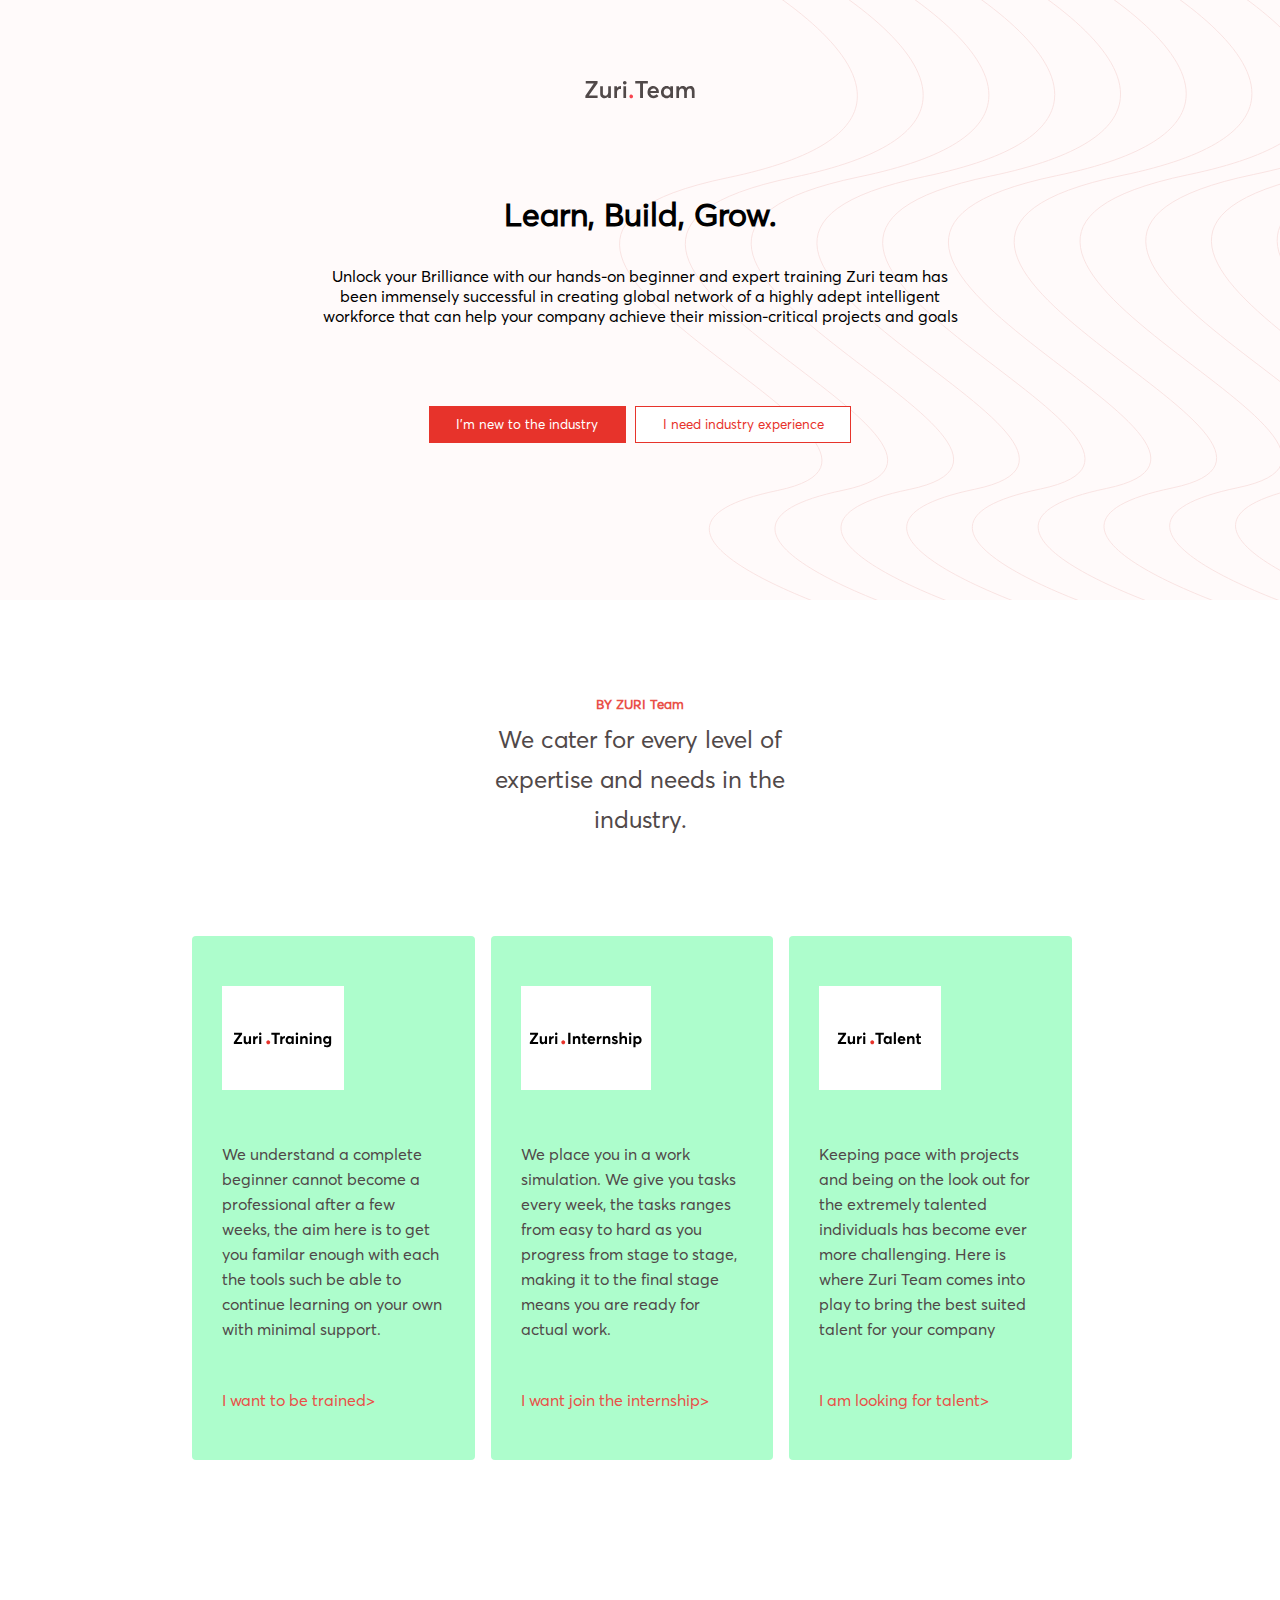
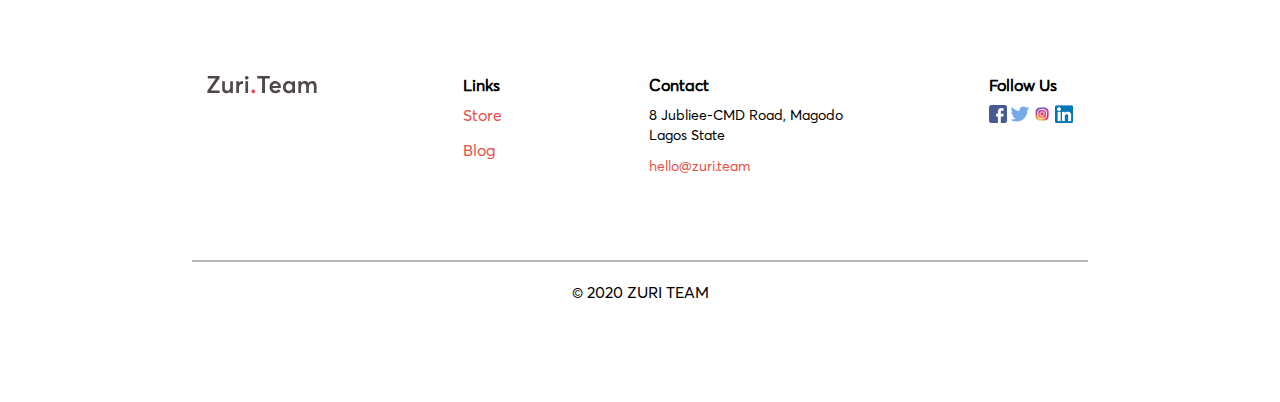
<file: index.html>
<!DOCTYPE html>
<html lang="en">
  <head>
    <meta charset="UTF-8" />
    <meta http-equiv="X-UA-Compatible" content="IE=edge" />
    <meta name="viewport" content="width=device-width, initial-scale=1.0" />
    <title>ZURI</title>
    <link rel="stylesheet" href="style.css"/>
  </head>
  <body>
    <section class="hero-container">
      <div class="zuri-logo">
        <img src="images/zuri team logo.svg" alt=""/>
      </div>
      <div class="hero-content">
        <h2>Learn, Build, Grow.</h2>
        <p>
          Unlock your Brilliance with our hands-on beginner and expert training
          Zuri team has been immensely successful in creating global network of
          a highly adept intelligent workforce that can help your company
          achieve their mission-critical projects and goals
        </p>
        <div class="heroBtn-container">
          <a href="new.html">
            <button class="hero-btn">I'm new to the industry</button>
          </a>
          <a href="experience.html">
            <button class="hero-btn2">I need industry experience</button>
          </a>
        </div>
      </div>
    </section>

    <section class="secondHero-container">
        
      <div class="secondHero-div1">
        <h5>BY ZURI Team</h5>
        <p>We cater for every level of expertise and needs in the industry.</p>
      </div>

      <div class="secondHero-div2">

        <div class="subdiv">
            
            <!-- <img src="images/left position img.png" alt="" class="left-img" /> -->
          <img src="images/zuri-training-img.svg" alt="" />
          <p>
            We understand a complete beginner cannot become a professional after
            a few weeks, the aim here is to get you familar enough with each the
            tools such be able to continue learning on your own with minimal
            support.
          </p>
          <a href="#"> I want to be trained></a>
          
        
        </div>

        <!-- <img src="images/left position img.png" alt="" class="left-img" /> -->

        <div class="subdiv">
            
          <img src="images/zuri-internship-img.svg" alt="" />
          <p>
            We place you in a work simulation. We give you tasks every week, the
            tasks ranges from easy to hard as you progress from stage to stage,
            making it to the final stage means you are ready for actual work.
          </p>
          <a href="#"> I want join the internship></a>
        
        </div>

        <div class="subdiv">
            
                <!-- <img src="images/right position img.png" alt="" class="right-img" /> -->
          <img src="images/zuri-talent-img.svg" alt="" />
          <p>
            Keeping pace with projects and being on the look out for the
            extremely talented individuals has become ever more challenging.
            Here is where Zuri Team comes into play to bring the best suited
            talent for your company
          </p>
          <a href="#"> I am looking for talent></a>
          
        
        </div>

        <!-- <img src="images/right position img.png" alt="" class="right-img" /> -->
      </div>
    </section>
    <footer class="footer-container">
        <div class="flex-footer ">
            <div class="flex-footer1 flex-flex"> <img src="images/zuri team logo.svg" alt="" /></div>
            <div class="flex-footer2 flex-flex">
                <h5>Links</h5>
                <a href="#"><p>Store</p></a>
                <a href="#"> <p>Blog</p></a>               
            </div>
            <div class="flex-footer3 flex-flex">
                <h5>Contact</h5> 
                <p>8 Jubliee-CMD Road, Magodo<br>Lagos State</p> 
                <a href="#"><p></p>hello@zuri.team<p></p></a>
            </div>
            <div class="flex-footer4 flex-flex">
                <h5>Follow Us</h5> 
                <div class="social-icons">
                <a href="#"><img src="images/fb logo.png" alt="" class="social-logo" ></a>
                <a href="#"><img src="images/twitter logo.png" alt="" class="social-logo"></a>
                <a href="#"><img src="images/IG logo.png" alt="" class="social-logo"></a>
                <a href="#"><img src="images/linkedin img.png" alt="" class="social-logo"></a>
            </div>
            </div>
            
        </div>
        <!-- <div class ="hr-div"><hr class="hr"></div> -->
        <hr class="hr">
          <div class="copyright"><p> &#169 2020 ZURI TEAM</p></div>

        
    </footer>
  </body>
</html>
</file>
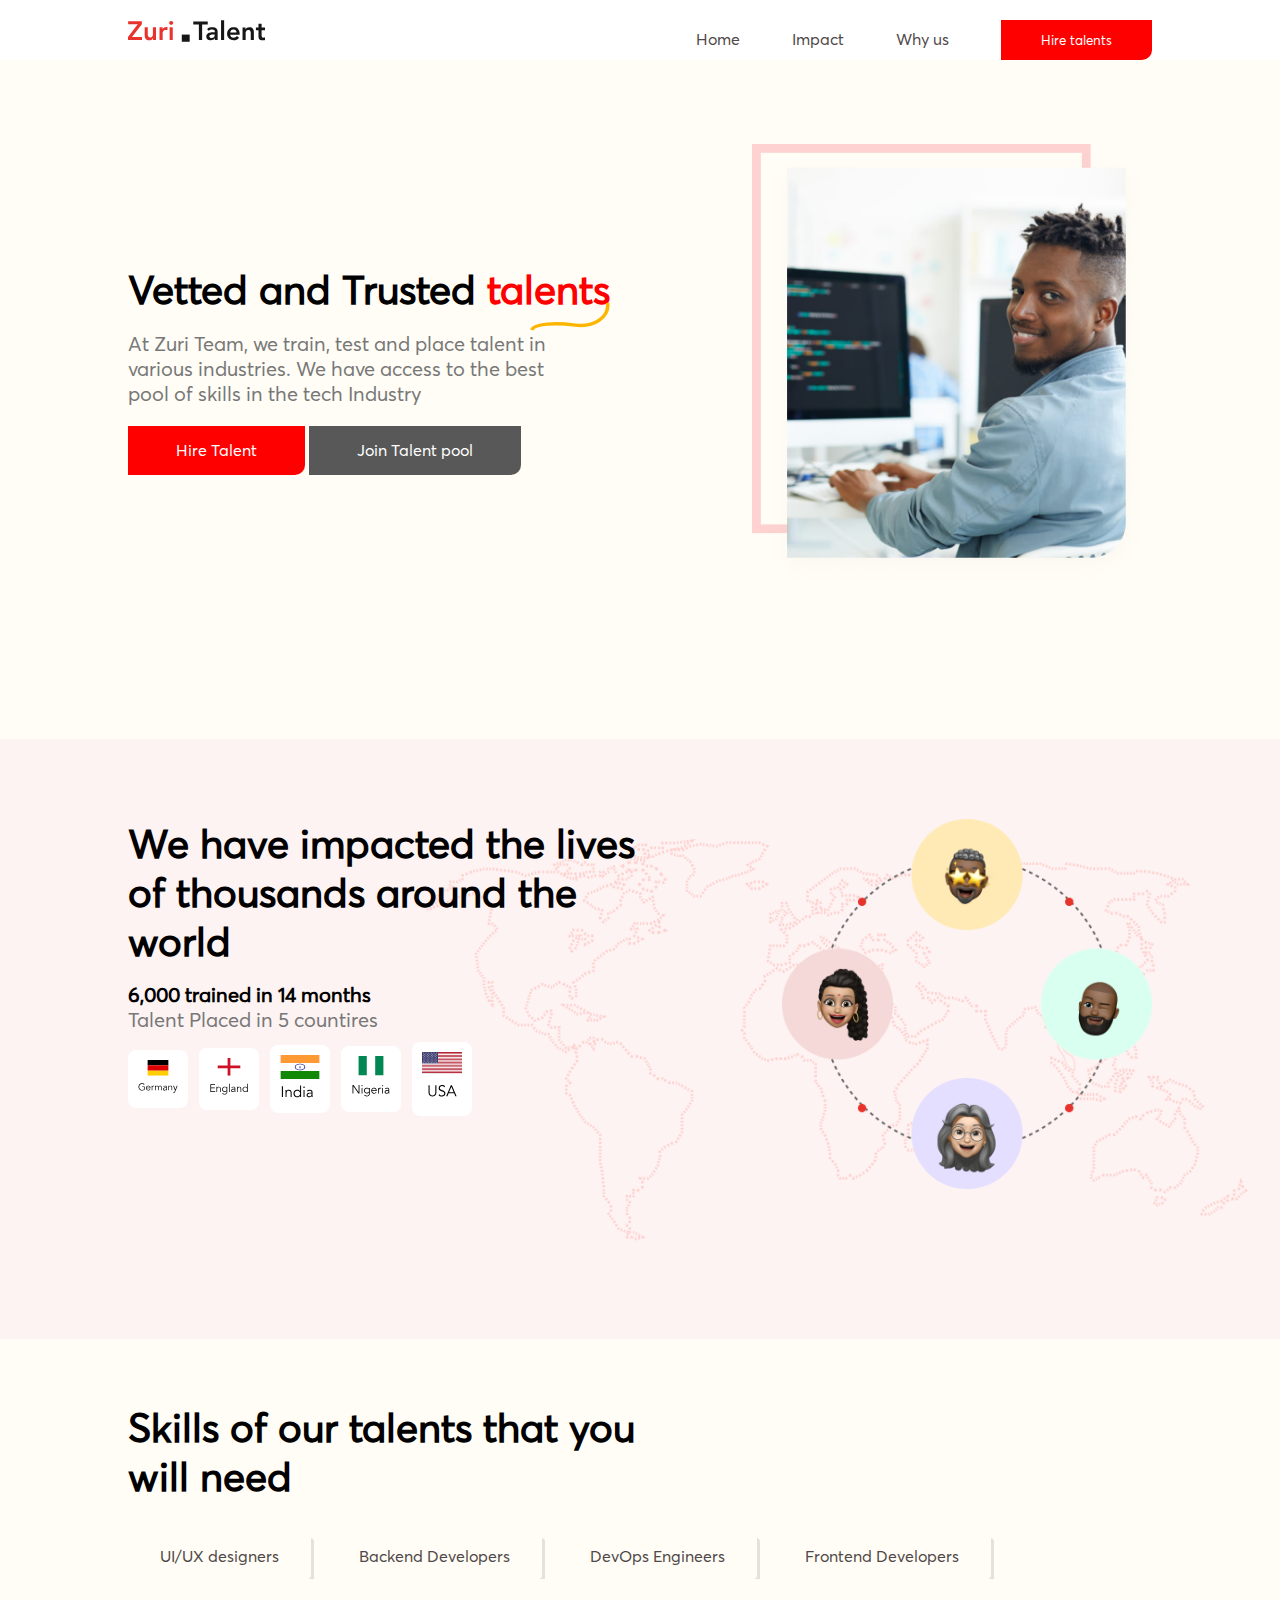
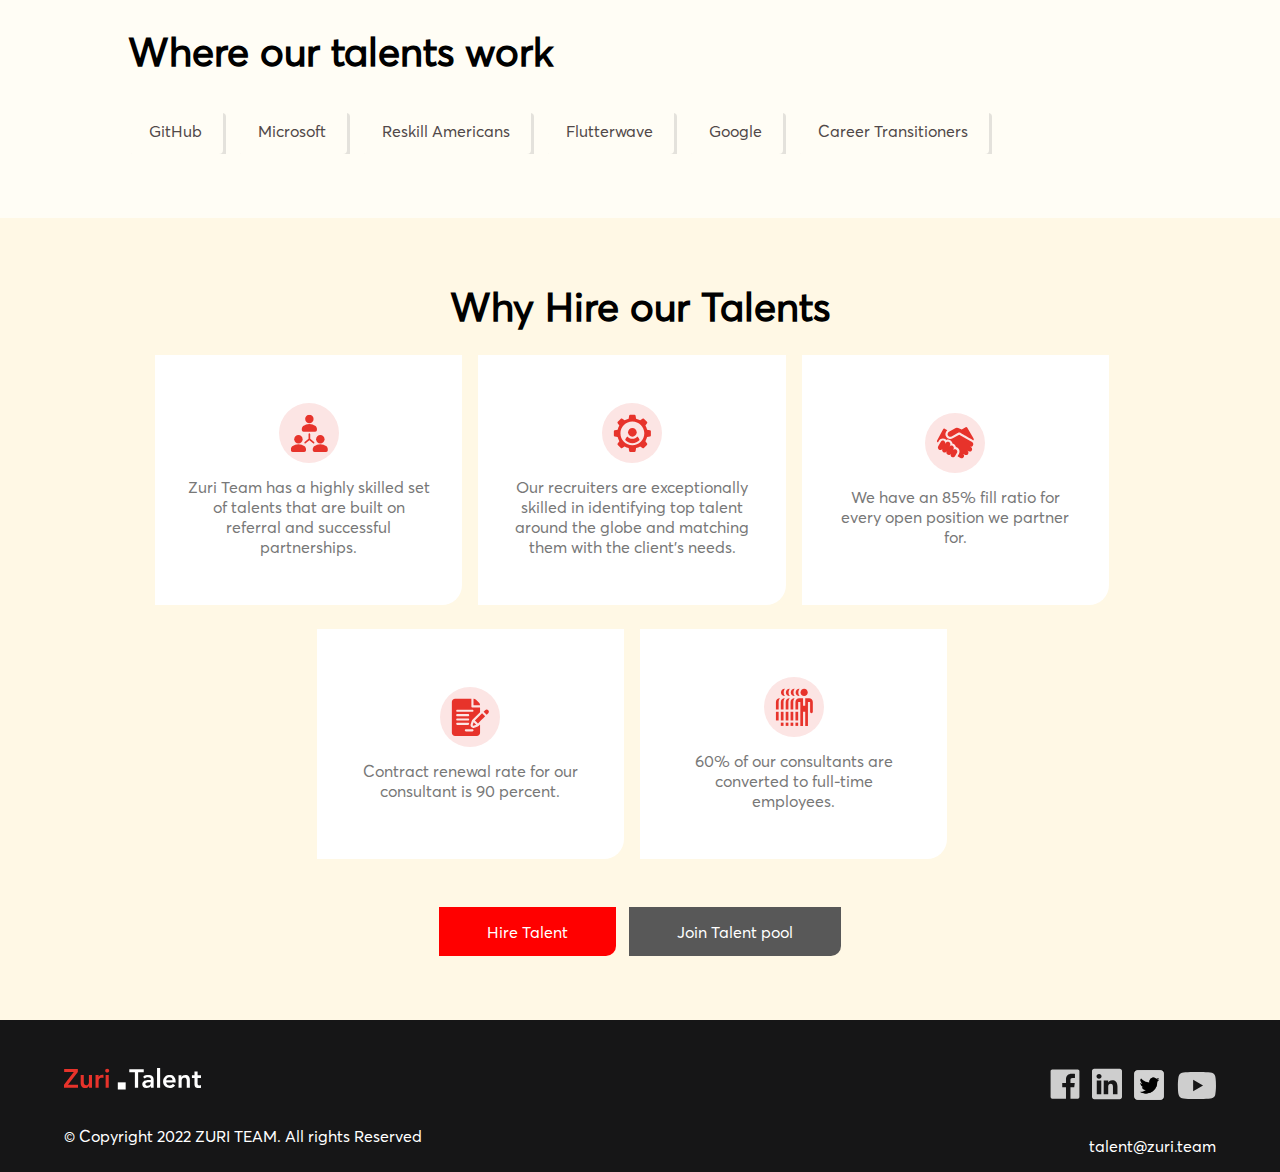
<file: experience.html>
<!DOCTYPE html>
<html lang="en">
  <head>
    <meta charset="UTF-8" />
    <meta http-equiv="X-UA-Compatible" content="IE=edge" />
    <meta name="viewport" content="width=device-width, initial-scale=1.0" />
    <title>Experience</title>
    <link rel="stylesheet" href="experience.css" />
  </head>
  <body>
    <header>
      <nav class="nav-bar">
        <div class="nav-div1">
          <a href="#"><img src="images/zuri talent logo.svg" alt="" /></a>
        </div>
        <div class="nav-div2">
          <a href="#">Home</a>
          <a href="#">Impact</a>
          <a href="#">Why us</a>
          <button>Hire talents</button>
        </div>
      </nav>
    </header>

    <section class="first-container">
      <div class="first-containerDiv">
        <div class="first-containerDiv1">
          <h1>Vetted and Trusted <span class="talent">talents</span></h1>
          <div class="thick-line"><img src="images/thick2.svg" alt="" class="thick2"></div>
          
          <p>
            At Zuri Team, we train, test and place talent in <br />various
            industries. We have access to the best <br />pool of skills in the
            tech Industry
          </p>
          
          <div>
            <button class="hire-btn">Hire Talent</button>
            <button class="join-btn">Join Talent pool</button>
          </div>
        </div>
        <div class="first-containerDiv2">
          <img src="images/dread guy img.png" alt="" />
        </div>
      </div>
    </section>

    <section class="second-container">
      <div class="second-containerDiv">
        <div class="second-containerDiv1">
          <h1>We have impacted the lives <br>of thousands around the <br>world</h1>
          <h5>6,000 trained in 14 months</h5>
          <p>Talent Placed in 5 countires</p>
          <div class="country-div">
            <div class="country "><img src="images/Ger img.svg" alt=""  class="ger-img"/></div>
            <div class="country "><img src="images/Eng img.svg" alt="" class="eng-img" /></div>
            <div class="country"><img src="images/india img.svg" alt="" class="india-img" /></div>
            <div class="country "><img src="images/Nig img.svg" alt="" class="nig-img"/></div>
            <div class="country"><img src="images/usa img.svg" alt="" class="usa-img"/></div>
          </div>
        </div>
        <div class="second-containerDiv2">
          <img src="images/many head img.png" alt="" />
        </div>
      </div>
    </section>
    <section class="third-container">
      <div class="third-containerDiv">
        <div class="third-containerDiv1">
          <h1>Skills of our talents that you <br>will need</h1>
          <div class="talentDiv1">
            <div class="subdiv-talent">UI/UX designers</div>
            <div class="subdiv-talent subdiv-talent1">Backend Developers</div>
            <div class="subdiv-talent subdiv-talent3">DevOps Engineers</div>
            <div class="subdiv-talent subdiv-talent1">Frontend Developers</div>
          </div>
        </div>
        <div class="third-containerDiv2">
          <h1>Where our talents work</h1>
          <div class="talentDiv2" >
            <div class="subdiv-talent2 subdiv-talent21 ">GitHub</div>
             <div class="subdiv-talent2 mic">Microsoft</div>
            <div class="subdiv-talent2  git-goog">Reskill Americans</div>
            <div class="subdiv-talent2 mic-flu">Flutterwave</div>
            <div class="subdiv-talent2 subdiv-talent21">Google</div>
            <div class="subdiv-talent2 subdiv-talent22">Career Transitioners</div>
          </div>
        </div>
      </div>
    </section>


    <section class="fourth-container">
      <div class="fourth-containerDiv">
        <div class="fourth-containerDiv1">
          <h1>Why Hire our Talents</h1>
        </div>
        <div class="fourth-containerDiv2">
          <div class="fourth-subdiv">
            <img src="images/people img.svg" alt="">
            <p>Zuri Team has a highly skilled set of talents that 
              are built on referral and successful partnerships.</p>
          </div>
          <div class="fourth-subdiv">
            <img src="images/mech img.svg" alt="">
            <p>Our recruiters are exceptionally skilled 
              in identifying top talent around the globe and matching
              them with the client's needs.</p>
          </div>
          <div class="fourth-subdiv">
            <img src="images/hand img.svg" alt="">
            <p>We have an 85% fill ratio for every open position we partner for.</p>
          </div>
          <div class="fourth-subdiv fourth-subdiv4">
            <img src="images/write img.svg" alt="">
            <p>Contract renewal rate for our consultant is 90 percent.</p>
          </div>
          <div class="fourth-subdiv fourth-subdiv">
            <img src="images/many img.svg" alt="">
            <p>60% of our consultants are converted to full-time  employees.</p>
          </div>
        </div>
        <div class="fourth-containerDiv3">
          <button class="hire-btn">Hire Talent</button>
          <button class="join-btn">Join Talent pool</button>
        </div>
      </div>
    </section>

    <footer class="footer-container">
      <div class="footer-containerDiv">
        <div class="footer-containerDiv1">
          <a href="#"><img src="images/zuri talent logo white.svg" alt="" /></a>
          <p> &#169 Copyright 2022 ZURI TEAM. All rights Reserved</p>
        </div>
        <div class="footer-containerDiv2">
          <a href=""><img src="images/fb logo white.svg" alt="" class="logo"></a>
          <a href=""><img src="images/linkedin logo white.svg" alt="" class="logo"></a>
          <a href=""><img src="images/twitter logo white.png" alt="" class="twitter-logo"></a>
          <a href=""><img src="images/youtube logo white.svg" alt="" class="youtube-logo"></a>
          <p>talent@zuri.team</p>
        </div>
      </div>
    </footer>

  </body>
</html>
</file>
<file: style.css>
@font-face {
    font-family: Averta;
    /* src: url(AvertaDemoPE-ExtraBold.otf); */
    src: url(AvertaDemoPECuttedDemo-Regular.otf);
}


* {
    margin: 0;
    padding: 0;
    box-sizing: border-box;
    font-family: Averta;
   
  }
  @media screen and (max-width: 480px) {
    .hero-content{
        width: 90% !important;
    }
    .heroBtn-container{
        flex-direction: column;
    }
    .hero-content > h2{
        font-size: 22px !important;
    }
    .hero-content > p{
        font-size: 15px;
        
    }
    .hero-btn{
        margin-bottom: 1.5em;
    }
    .secondHero-div1{
        width: 80% !important;
        margin-top: .8em !important;
    }
    .secondHero-div2{
        flex-direction: column;
        
       
    }
    .subdiv{
        margin-bottom: 1em;
    }
    .flex-footer{
        flex-direction: column;
        align-items: center;
        
    }
    .flex-footer3{
        text-align: center;
    }
    .flex-flex{
        margin-bottom: 2em;
    }
  }

  body{
    margin: auto;
    min-height: 100vh;
    
  }

  .hero-container{
    background-image: url("images/zuri\ hero-bg.svg");
    background-size: cover;
    background-repeat: no-repeat;
    background-position: center center;
    height: 600px;
    
 }
 .zuri-logo{
    display: flex;
    justify-content: center;
    align-items: center;
    padding-top: 5em;
 }
 .hero-content{
    text-align: center;
    margin: auto;
    width:50%;
    /* font-family: Averta; */
    
    

 }
.hero-content > h2 {
   margin-top: 3em;
   font-size: 32px;
   
} 
.hero-content > p {
    padding-top: 2em;
    
}
.heroBtn-container{
    display: flex;
    justify-content: center;
    margin-top: 5em;
    
}
.heroBtn-container > a {
    text-decoration: none;
    
}
.hero-btn{
    background-color: #e7332b;
    color:white;
    border:1px solid #e7332b;
    margin-right: .7em;
    padding: .7em 2em
    
 
}
.hero-btn2{
    background-color: white;
    color: #e7332b;
    border:1px solid #e7332b;
    padding: .7em 2em 
    }


.secondHero-div1{
    margin: auto;
    margin-top: 6em;
    text-align: center;
    width: 30%;
}
.secondHero-div1 > p {
    font-size: 24px;
    line-height:40px;
    width: 100%;
    margin-top: 8px;
    color: #514949;
}
.secondHero-div1 > h5 {
    color:#e95048;
}
.secondHero-div2{
    display: flex;
    justify-content: center;
    margin: auto;
    width:70%;
    margin-top: 6em;
}
.subdiv {
    background-color: #adfdcc;
    border-radius: 4px;
    width:100%;
    padding: 50px 30px;
    margin-right: 1em;
}

.subdiv > p {
    margin-top: 3em;
    margin-bottom: 3em;
    color: #514949;
    line-height: 25px;
}
.subdiv > a {
    margin-top: 3em;
    color:#e95048;
    text-decoration: none;
}
/* .left-img {
    width:500px;
    height:450px;   
    position: absolute;
    left: -120px;
    bottom: -120px; 
    z-index: -1;
    
       
}  */
/* .right-img {
     width:500px;
    height:450px;    
    
    position: absolute;
    top: -75px; 
    z-index: -1;
}  */

.footer-container{
    margin:auto;
    margin-top:200px;
    /* background-color: blue; */
    margin-bottom: 100px;

}

.flex-footer {
    display:flex;
    justify-content:space-between;
    width:70%;
    padding: 15px;
    margin:auto;
    margin-bottom: 70px;

      
}
.flex-footer2 > h5{
    font-size: 16px;
}


.social-logo {
    width:18px;
    height:18px;
}

/* .flexfooter1, .flex-footer2, .flex-footer3, .flex-footer4 {
    width:20%;
} */

.flex-footer2 > p {
font-size: 14px;
margin-bottom: 10px;
}
.flex-footer2 > a > p {
margin-bottom: 15px;
}
.flex-footer2 > a{
    text-decoration:none;
    color:#e95048;
}

.flex-footer2 > h5 {
font-size: 16px;
margin-bottom: 10px;
}


.flex-footer3 > p {
font-size: 14px;
line-height: 20px;
margin-bottom: 10px;

}
.flex-footer3 > h5{
    font-size: 16px;
    margin-bottom: 10px;
}

.flex-footer3 > a {
    font-size: 14px; 
    text-decoration:none;
    color:#e95048;
    
}
.flex-footer4 > h5{
    font-size: 16px;
    margin-bottom: 10px;
}

.hr{
    width:70%;
    margin:auto;
    border: 1px solid #514949;
    opacity: 0.4;
    margin-bottom: 20px;
    /* text-align: center; */
}
.copyright{
    text-align: center;
    
}
</file>
<file: experience.css>
@font-face {
  font-family: Averta;
  /* src: url(AvertaDemoPE-ExtraBold.otf); */
  src: url(AvertaDemoPECuttedDemo-Regular.otf);
}

* {
  margin: 0;
  padding: 0;
  box-sizing: border-box;
  font-family: Averta;
  overflow-x: hidden;
}

@media screen and (max-width: 480px) {
  .nav-div2 > a {
    display: none;
  }
  .nav-div2 > button {
    padding: 0.5em 1em !important;
    font-size: 16px;
  }
  .nav-bar {
    align-items: center;
  }
  .first-containerDiv {
    flex-direction: column;
    margin-bottom: 1em;
  }
  .first-containerDiv1 > h1 {
    text-align: center;
  }
  .first-containerDiv1 > p {
    text-align: center;
    font-size: 14px !important;
    
  }
  .first-containerDiv1 > div {
    display: flex;
    justify-content: center;
    margin-bottom: 1em;
  }
  .hire-btn {
    padding: 0.5em 1em !important;
    margin-right: 0.4em;
  }
  .join-btn {
    padding: 0.5em 1em !important;
  }
  .second-containerDiv{
    flex-direction: column;
    justify-content: center;
    align-items: center;
    
  }
  .second-container{
    background-size: cover;
    background-position: left !important;
  }
  .second-containerDiv2 > img{
    width: 250px !important;
    margin-top: 2em;
  }
  
    
  .second-containerDiv1 > h1 {
    font-size: 24px !important;
  }
  .second-containerDiv1 > h5 {
    font-size: 18px !important;
  }
  .second-containerDiv1 > p {
    font-size: 17px !important;
    
  }
  .country-div{
    flex-flow: row wrap;
  }
  .ger-img,
.eng-img,
.nig-img,
.india-img,
.usa-img {
  width: 20px !important;
}
  

  .third-containerDiv1 > h1 {
    font-size: 26px !important;
  }
  .talentDiv1 {
    flex-flow: row wrap;
    margin-top: 3em;
  }
  .subdiv-talent1 {
    padding: 0.8em 1em !important;
  }
  .subdiv-talent {
    font-size: 14px;
    margin-bottom: 2em;
  }
  .subdiv-talent3 {
    padding: 0.8em 1.5em !important;
  }
  .third-containerDiv2 > h1 {
    font-size: 27px !important;
  }
  .talentDiv2 {
    flex-flow: row wrap;
    margin-top: 3em;
  }
  .subdiv-talent2{
    font-size: 14px;
    margin-bottom: 2em;
    
  }
  .subdiv-talent21{
    padding: 0.8em 4em !important;
  }
  .subdiv-talent22{
    padding: 0.8em 1.5em !important;
  }
  .git-goog{
    padding: 0.8em 1.7em !important;
  }
  .mic-flu{
    padding: 0.8em 3.3em !important;
  }
  .mic{
    padding: 0.8em 3.8em !important;
  }
  .fourth-containerDiv1 > h1{
    font-size: 27px !important;
  }
  .fourth-containerDiv2{
    flex-direction: column !important;
   
  }
  .fourth-subdiv{
    width: 100% !important;
  }
  .footer-containerDiv{
    flex-direction: column;
    align-items: center;
  }
  .footer-containerDiv1{
    text-align: center;
    margin-bottom: 2em;
  }
  .footer-containerDiv1 > p{
    margin-top: 1em !important;
  }
  .footer-containerDiv2{
    text-align: center !important;
  }
  .footer-containerDiv2 > p{
    margin-top: 1em !important;
}
}
header {
  width: 100%;
  position: fixed;
  top: 0px;
  z-index: 10;
  background-color: rgb(255, 255, 255);
}
body {
  margin: auto;
  min-height: 100vh;
  background-color: rgb(255, 253, 245);
}
.nav-bar {
  display: flex;
  justify-content: space-between;
  width: 80%;
  margin: auto;
  margin-top: 20px;
}
.nav-div2 > a {
  padding-right: 3em;
  text-decoration: none;
  color: #514949;
}
.nav-div2 > button {
  background-color: red;
  border: none;
  padding: 0.9em 3em;
  color: white;
  border-bottom-right-radius: 10px;
}
.first-container {
  width: 80%;
  margin: auto;
  /* margin-top: 10em; */
  padding: 9em 0;
}

.first-containerDiv1 > h1 {
  font-size: 40px;
  margin-bottom: 0.5em;
}
.first-containerDiv1 > p {
  font-size: 20px;
  margin-bottom: 1em;
  color:#787878;
}

.first-containerDiv {
  display: flex;
  justify-content: space-between;
  align-items: center;
}
.first-containerDiv2 > img {
  width: 400px;
}
.talent{
  color: red;
}
.thick2{
  width:80px;
}
.thick-line{
  display: flex;
 justify-content: end;
 margin-top: -2em;
 

}
.hire-btn {
  background-color: red;
  border: none;
  padding: 0.9em 3em;
  color: white;
  border-bottom-right-radius: 10px;
  font-size: 16px;
}
.join-btn {
  background-color: #585858;
  border: none;
  padding: 0.9em 3em;
  color: white;
  border-bottom-right-radius: 10px;
  font-size: 16px;
}
.second-container {
  background-image: url("images/map\ img.png");
  background-size: cover;
  background-repeat: no-repeat;
  background-position: center center;
  height: 600px;
  padding: 5em 0;
}
.second-containerDiv1 > h1 {
  font-size: 40px;
  margin-bottom: 0.4em;
}
.second-containerDiv1 > h5 {
  font-size: 20px;
}
.second-containerDiv1 > p {
  font-size: 20px;
  margin-bottom: 0.5em;
  color:#787878;
}

.second-containerDiv2 > img {
  width: 370px;
}
.second-containerDiv {
  display: flex;
  justify-content: space-between;
  width: 80%;
  margin: auto;
}
.country-div {
  display: flex;
  justify-content: start;
  align-items: center;
  
}
.country {
  background-color: white;
  padding: 10px;
  border-radius: 8px;
  margin-right: 11px;
}
.ger-img,
.eng-img,
.nig-img,
.india-img,
.usa-img {
  width: 40px;
}
.third-container {
  width: 80%;
  margin: auto;
  padding: 4em 0;
}
.talentDiv1 {
  display: flex;
  justify-content: start;
}
.subdiv-talent {
  padding: 0.8em 2em;
  margin-right: 1em;
  border-radius: 4px;
  color: #514949;
  box-shadow: 3px 5px hsla(0, 0%, 48%, 0.2);
}
.talentDiv2 {
  display: flex;
  justify-content: start;
}

.subdiv-talent2 {
  padding: 0.8em 1.3em;
  /* background-color: blue; */
  margin-right: 0.9em;
  border-radius: 4px;
  color: #514949;
  box-shadow: 3px 5px hsla(0, 0%, 48%, 0.2);
}
.third-containerDiv1 > h1 {
  font-size: 40px;
  margin-bottom: 0.8em;
}
.third-containerDiv2 > h1 {
  font-size: 40px;
  margin-bottom: 0.8em;
}
.third-containerDiv2 {
  margin-top: 3em;
}
.fourth-container {
  margin: auto;
  background-color: rgb(255, 248, 229);
  padding: 4em 0;
}
.fourth-containerDiv {
  width: 80%;
  margin: auto;
}

.fourth-containerDiv1 {
  text-align: center;
}
.fourth-containerDiv1 > h1 {
  font-size: 40px;
}
.fourth-containerDiv2 {
  display: flex;
  justify-content: center;
  /* align-items: center; */
  flex-flow: row wrap;
  margin-bottom: 3em;
}
.fourth-subdiv {
  display: flex;
  justify-content: center;
  align-items: center;
  flex-direction: column;
  padding: 3em 2em;
  background-color: #fff;
  margin-top: 1.5em;
  margin-right: 1em;
  width: 30%;
  border-bottom-right-radius: 20px;
  /* height: 300px; */
}

.fourth-subdiv > img {
  width: 60px;
  margin-bottom: 0.9em;
}
.fourth-subdiv > p {
  text-align: center;
  font-size: 16px;
  color:#787878;
}
.footer-container {
  background-color: rgb(22, 22, 23);
  padding-top: 3em;
  padding-bottom: 1em;
  color: white;
}
.fourth-containerDiv3 {
  display: flex;
  justify-content: center;
}
.fourth-containerDiv3 > .hire-btn {
  margin-right: 0.8em;
}
.footer-containerDiv {
  display: flex;
  justify-content: space-between;
  width: 90%;
  margin: auto;
}
.footer-containerDiv1 > p {
  margin-top: 2em;
}
.footer-containerDiv2 > p {
  margin-top: 2em;
}
.footer-containerDiv2 {
  text-align: right;
}
.twitter-logo {
  width: 30px;
  margin-right: 0.5em;
}
.logo {
  width: 30px;
  margin-right: 0.5em;
}
.youtube-logo {
  width: 40px;
}
</file>
